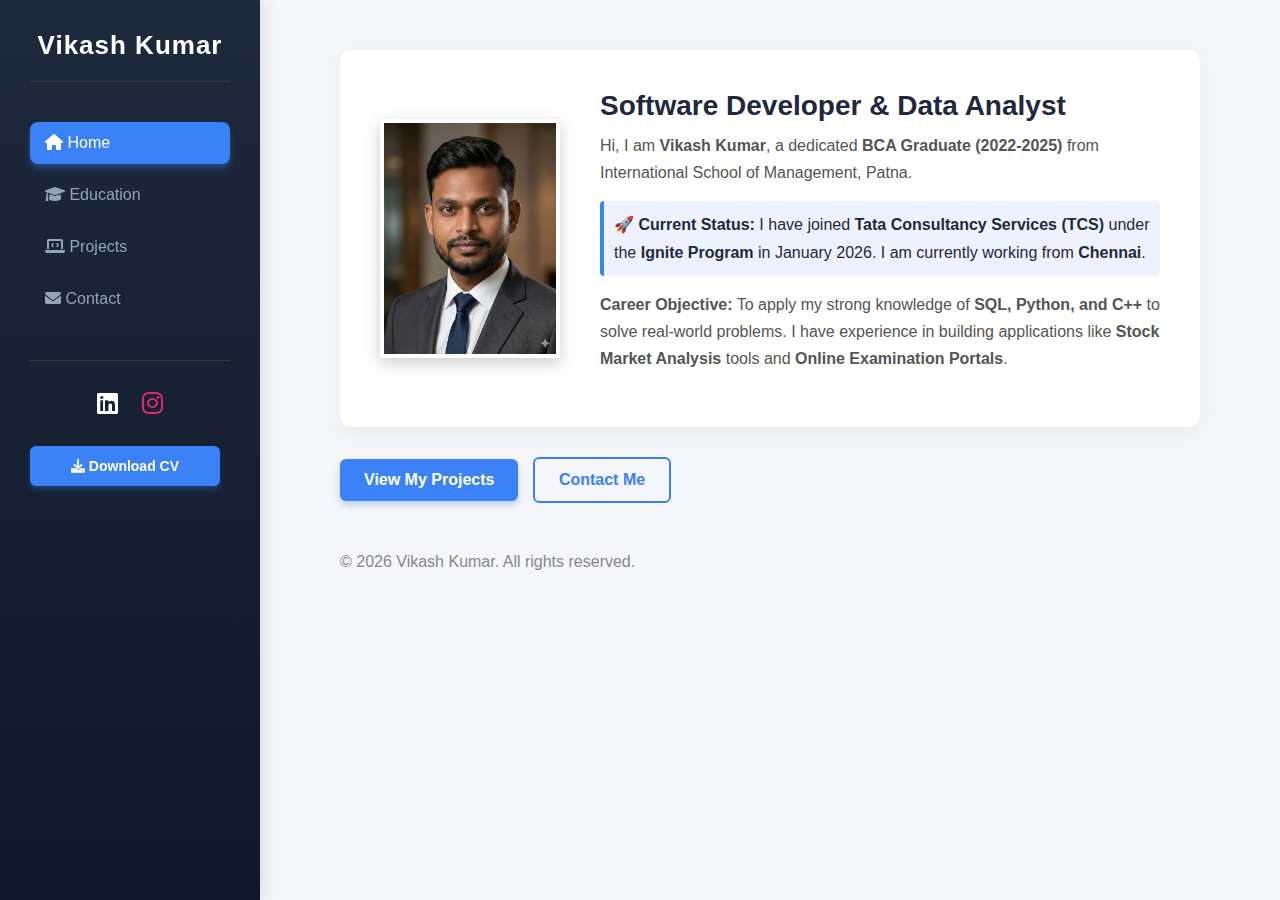
<file: index.html>
<!DOCTYPE html>
<html lang="en">
<head>
    <meta charset="UTF-8">
    <meta name="viewport" content="width=1200">
    <title>Vikash Kumar | Portfolio</title>
    
    <link rel="stylesheet" href="style.css">
    
    <link rel="stylesheet" href="https://cdnjs.cloudflare.com/ajax/libs/font-awesome/6.0.0/css/all.min.css">
</head>
<body>

    <div class="sidebar">
        <h1>Vikash Kumar</h1>
        
        <nav>
            <a href="index.html" class="active"><i class="fas fa-home"></i> Home</a>
            <a href="education.html"><i class="fas fa-graduation-cap"></i> Education</a>
            <a href="projects.html"><i class="fas fa-laptop-code"></i> Projects</a>
            <a href="contact.html"><i class="fas fa-envelope"></i> Contact</a>
        </nav>

        <div class="social-links" style="margin-top: 40px; border-top: 1px solid rgba(255,255,255,0.1); padding-top: 20px; text-align: center;">
            
            <a href="https://www.linkedin.com/in/vikash-kumar-a4659723b?utm_source=share&utm_campaign=share_via&utm_content=profile&utm_medium=android_app" target="_blank" style="display: inline-block; padding: 10px;">
                <i class="fab fa-linkedin" style="font-size: 24px; color: #fff;"></i>
            </a>

            <a href="https://www.instagram.com/vikash___singh___45?igsh=MTRkaGY1d2Vnbmxvag==" target="_blank" style="display: inline-block; padding: 10px;">
                <i class="fab fa-instagram" style="font-size: 24px; color: #E1306C;"></i>
            </a>

            <a href="vikash-resume.pdf" download="Vikash_Kumar_Resume" class="btn" style="display: block; margin-top: 20px; font-size: 14px; background: #3b82f6; color: white; text-align: center;">
                <i class="fas fa-download"></i> Download CV
            </a>
        </div>
    </div>

    <div class="main-content">
        <div class="profile-section">
            <img src="photo.jpeg" alt="Vikash Kumar" class="profile-pic">
            
           <div class="bio">
                <h2>Software Developer & Data Analyst</h2>
                <p>
                    Hi, I am <strong>Vikash Kumar</strong>, a dedicated <strong>BCA Graduate (2022-2025)</strong> from 
                    International School of Management, Patna.
                </p>
                
                <p style="background-color: #eef2ff; padding: 10px; border-left: 4px solid #3b82f6; border-radius: 4px; color: #1e293b; margin-bottom: 15px;">
                    🚀 <strong>Current Status:</strong> I have joined <strong>Tata Consultancy Services (TCS)</strong> 
                    under the <strong>Ignite Program</strong> in January 2026. I am currently working from <strong>Chennai</strong>.
                </p>

                <p>
                    <strong>Career Objective:</strong> To apply my strong knowledge of <strong>SQL, Python, and C++</strong> 
                    to solve real-world problems. I have experience in building applications like 
                    <strong>Stock Market Analysis</strong> tools and <strong>Online Examination Portals</strong>.
                </p>
            </div>
        </div>

        <div class="contact-preview">
            <a href="projects.html" class="btn">View My Projects</a>
            <a href="contact.html" class="btn btn-outline">Contact Me</a>
        </div>

        <footer>
            <p style="margin-top: 50px; color: #888;">&copy; 2026 Vikash Kumar. All rights reserved.</p>
        </footer>
    </div>

</body>

</html>
</file>
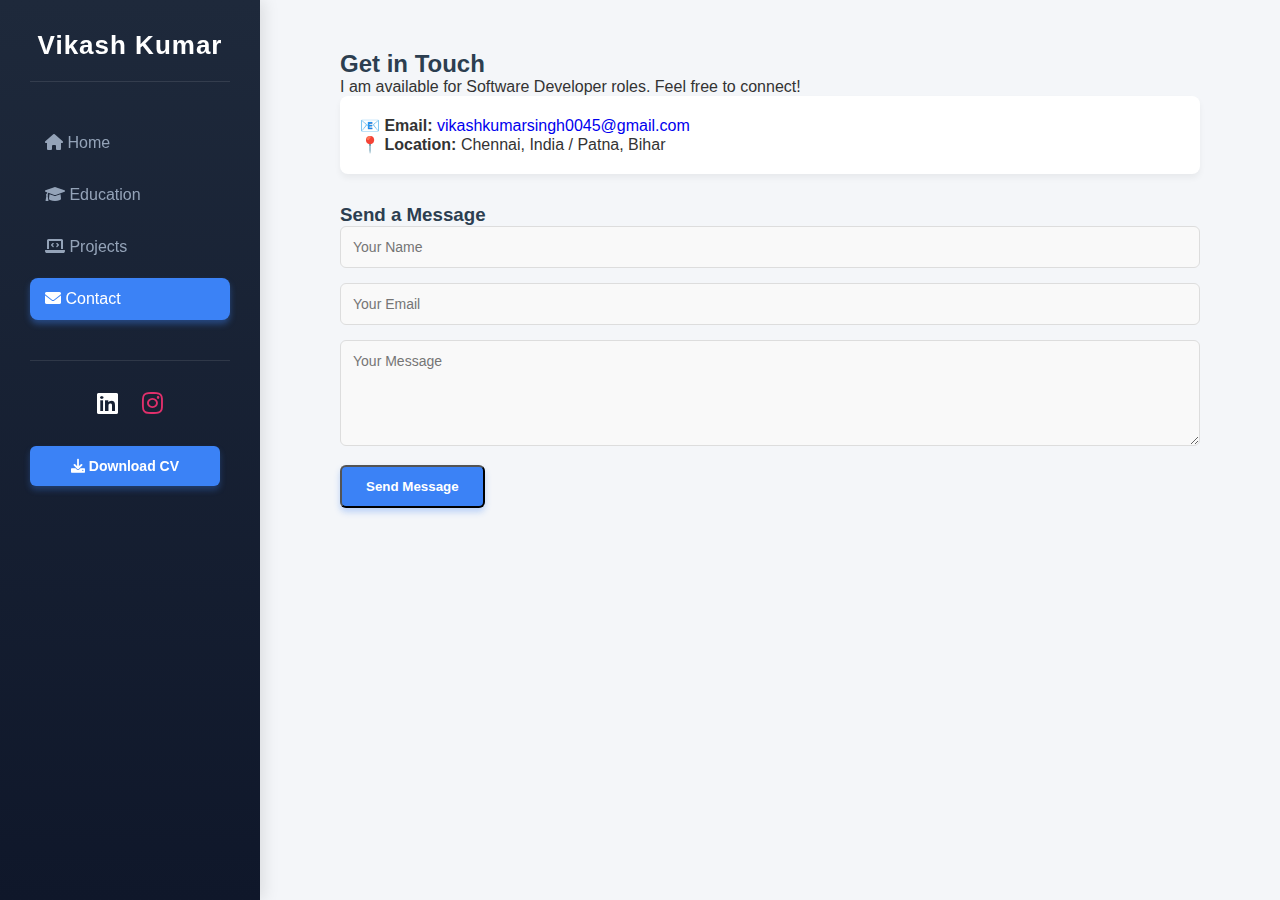
<file: contact.html>
<!DOCTYPE html>
<html lang="en">
<head>
    <meta charset="UTF-8">
   <meta name="viewport" content="width=1200">
    <title>Contact | Vikash Kumar</title>
    <link rel="stylesheet" href="style.css">
    <link rel="stylesheet" href="https://cdnjs.cloudflare.com/ajax/libs/font-awesome/6.0.0/css/all.min.css">
</head>
<body>

    <div class="sidebar">
        <h1>Vikash Kumar</h1>
        <nav>
            <a href="index.html"><i class="fas fa-home"></i> Home</a>
            <a href="education.html"><i class="fas fa-graduation-cap"></i> Education</a>
            <a href="projects.html"><i class="fas fa-laptop-code"></i> Projects</a>
            <a href="contact.html" class="active"><i class="fas fa-envelope"></i> Contact</a> </nav>

        <div class="social-links" style="margin-top: 40px; border-top: 1px solid rgba(255,255,255,0.1); padding-top: 20px; text-align: center;">
            <a href="https://www.linkedin.com/in/vikash-kumar-a4659723b?utm_source=share&utm_campaign=share_via&utm_content=profile&utm_medium=android_app" target="_blank" style="display: inline-block; padding: 10px;">
                <i class="fab fa-linkedin" style="font-size: 24px; color: #fff;"></i>
            </a>
            <a href="https://www.instagram.com/vikash___singh___45?igsh=MTRkaGY1d2Vnbmxvag==" target="_blank" style="display: inline-block; padding: 10px;">
                <i class="fab fa-instagram" style="font-size: 24px; color: #E1306C;"></i>
            </a>
            <a href="vikash-resume.pdf" download="Vikash_Kumar_Resume" class="btn" style="display: block; margin-top: 20px; font-size: 14px; background: #3b82f6; color: white; text-align: center;">
                <i class="fas fa-download"></i> Download CV
            </a>
        </div>
    </div>

    <div class="main-content">
        <h2>Get in Touch</h2>
        <p>I am available for Software Developer roles. Feel free to connect!</p>
        
        <div class="contact-box" style="background: #fff; padding: 20px; border-radius: 8px; margin-bottom: 30px; box-shadow: 0 4px 6px rgba(0,0,0,0.05);">
            <p><strong>📧 Email:</strong> <a href="mailto:vikashkumarsingh0045@gmail.com">vikashkumarsingh0045@gmail.com</a></p>
            <p><strong>📍 Location:</strong> Chennai, India / Patna, Bihar</p>
        </div>

        <h3>Send a Message</h3>
        <form action="https://formspree.io/f/YOUR_FORM_ID" method="POST">
            <input type="text" name="name" placeholder="Your Name" required>
            <input type="email" name="email" placeholder="Your Email" required>
            <textarea name="message" placeholder="Your Message" rows="5" required></textarea>
            <button type="submit" class="btn">Send Message</button>
        </form>

    </div>

</body>
</html>
</file>
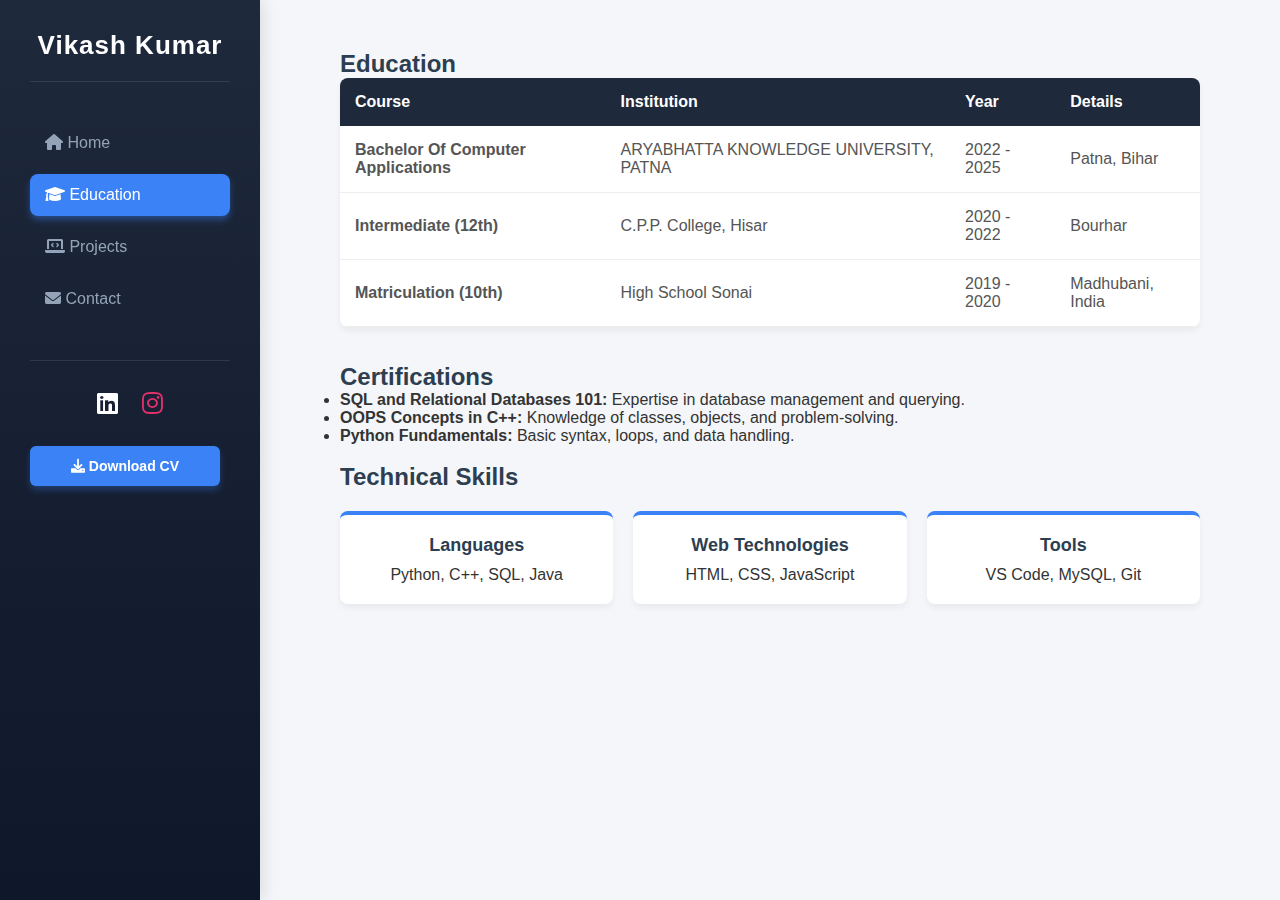
<file: education.html>
<!DOCTYPE html>
<html lang="en">
<head>
    <meta charset="UTF-8">
    <meta name="viewport" content="width=1200">
    <title>Education | Vikash Kumar</title>
    <link rel="stylesheet" href="style.css">
    <link rel="stylesheet" href="https://cdnjs.cloudflare.com/ajax/libs/font-awesome/6.0.0/css/all.min.css">
</head>
<body>

    <div class="sidebar">
        <h1>Vikash Kumar</h1>
        <nav>
            <a href="index.html"><i class="fas fa-home"></i> Home</a>
            <a href="education.html" class="active"><i class="fas fa-graduation-cap"></i> Education</a> <a href="projects.html"><i class="fas fa-laptop-code"></i> Projects</a>
            <a href="contact.html"><i class="fas fa-envelope"></i> Contact</a>
        </nav>

        <div class="social-links" style="margin-top: 40px; border-top: 1px solid rgba(255,255,255,0.1); padding-top: 20px; text-align: center;">
            <a href="https://www.linkedin.com/in/vikash-kumar-a4659723b?utm_source=share&utm_campaign=share_via&utm_content=profile&utm_medium=android_app" target="_blank" style="display: inline-block; padding: 10px;">
                <i class="fab fa-linkedin" style="font-size: 24px; color: #fff;"></i>
            </a>
            <a href="https://www.instagram.com/vikash___singh___45?igsh=MTRkaGY1d2Vnbmxvag==" target="_blank" style="display: inline-block; padding: 10px;">
                <i class="fab fa-instagram" style="font-size: 24px; color: #E1306C;"></i>
            </a>
            <a href="vikash-resume.pdf" download="Vikash_Kumar_Resume" class="btn" style="display: block; margin-top: 20px; font-size: 14px; background: #3b82f6; color: white; text-align: center;">
                <i class="fas fa-download"></i> Download CV
            </a>
        </div>
    </div>

    <div class="main-content">
        
        <h2>Education</h2>
        <table class="edu-table">
            <tr>
                <th>Course</th>
                <th>Institution</th>
                <th>Year</th>
                <th>Details</th>
            </tr>
            <tr>
                <td><strong>Bachelor Of Computer Applications</strong></td>
                <td>ARYABHATTA KNOWLEDGE UNIVERSITY, PATNA</td>
                <td>2022 - 2025</td>
                <td>Patna, Bihar</td>
            </tr>
            <tr>
                <td><strong>Intermediate (12th)</strong></td>
                <td>C.P.P. College, Hisar</td>
                <td>2020 - 2022</td>
                <td>Bourhar</td>
            </tr>
            <tr>
                <td><strong>Matriculation (10th)</strong></td>
                <td>High School Sonai</td>
                <td>2019 - 2020</td>
                <td>Madhubani, India</td>
            </tr>
        </table>

        <br><br>

        <h2>Certifications</h2>
        <ul>
            <li><strong>SQL and Relational Databases 101:</strong> Expertise in database management and querying.</li>
            <li><strong>OOPS Concepts in C++:</strong> Knowledge of classes, objects, and problem-solving.</li>
            <li><strong>Python Fundamentals:</strong> Basic syntax, loops, and data handling.</li>
        </ul>

        <br>

        <h2>Technical Skills</h2>
        <div class="skills-grid">
            <div class="skill-box">
                <h3>Languages</h3>
                <p>Python, C++, SQL, Java</p>
            </div>
            <div class="skill-box">
                <h3>Web Technologies</h3>
                <p>HTML, CSS, JavaScript</p>
            </div>
            <div class="skill-box">
                <h3>Tools</h3>
                <p>VS Code, MySQL, Git</p>
            </div>
        </div>

    </div>

</body>

</html>
</file>
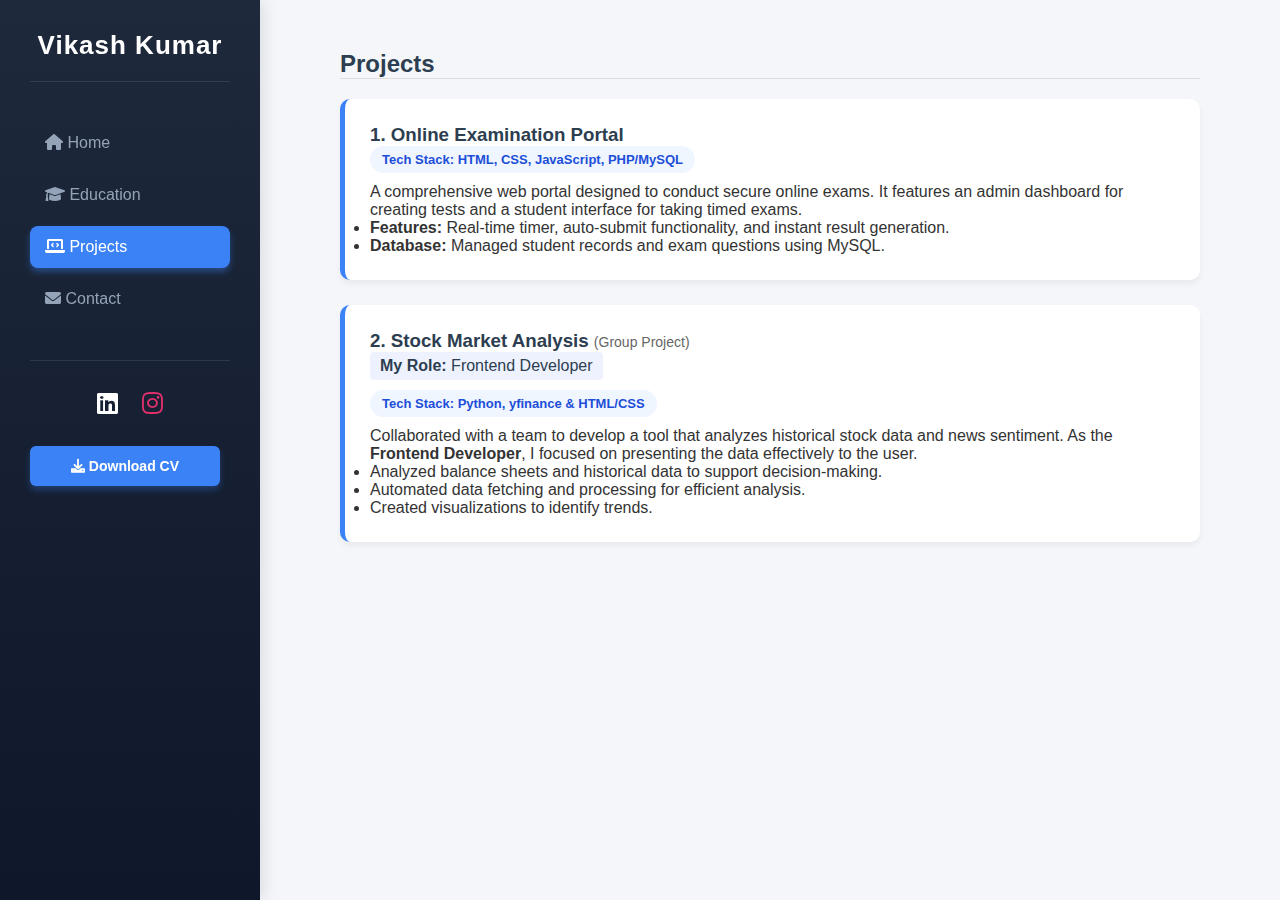
<file: projects.html>
<!DOCTYPE html>
<html lang="en">
<head>
    <meta charset="UTF-8">
    <meta name="viewport" content="width=device-width, initial-scale=1.0">
    <title>Projects | Vikash Kumar</title>
    <link rel="stylesheet" href="style.css">
    <link rel="stylesheet" href="https://cdnjs.cloudflare.com/ajax/libs/font-awesome/6.0.0/css/all.min.css">
</head>
<body>

    <div class="sidebar">
        <h1>Vikash Kumar</h1>
        <nav>
            <a href="index.html"><i class="fas fa-home"></i> Home</a>
            <a href="education.html"><i class="fas fa-graduation-cap"></i> Education</a>
            <a href="projects.html" class="active"><i class="fas fa-laptop-code"></i> Projects</a> <a href="contact.html"><i class="fas fa-envelope"></i> Contact</a>
        </nav>

        <div class="social-links" style="margin-top: 40px; border-top: 1px solid rgba(255,255,255,0.1); padding-top: 20px; text-align: center;">
            <a href="https://www.linkedin.com/in/vikash-kumar-a4659723b?utm_source=share&utm_campaign=share_via&utm_content=profile&utm_medium=android_app" target="_blank" style="display: inline-block; padding: 10px;">
                <i class="fab fa-linkedin" style="font-size: 24px; color: #fff;"></i>
            </a>
            <a href="https://www.instagram.com/vikash___singh___45?igsh=MTRkaGY1d2Vnbmxvag==" target="_blank" style="display: inline-block; padding: 10px;">
                <i class="fab fa-instagram" style="font-size: 24px; color: #E1306C;"></i>
            </a>
            <a href="vikash-resume.pdf" download="Vikash_Kumar_Resume" class="btn" style="display: block; margin-top: 20px; font-size: 14px; background: #3b82f6; color: white; text-align: center;">
                <i class="fas fa-download"></i> Download CV
            </a>
        </div>
    </div>

    <div class="main-content">
        <h2>Projects</h2>
        <hr style="border: 0; border-top: 1px solid #ddd; margin-bottom: 20px;">

        <div class="project-card">
            <h3>1. Online Examination Portal</h3>
            <p class="tech-stack"><strong>Tech Stack:</strong> HTML, CSS, JavaScript, PHP/MySQL</p>
            <p>
                A comprehensive web portal designed to conduct secure online exams. 
                It features an admin dashboard for creating tests and a student interface for taking timed exams.
            </p>
            <ul>
                <li><strong>Features:</strong> Real-time timer, auto-submit functionality, and instant result generation.</li>
                <li><strong>Database:</strong> Managed student records and exam questions using MySQL.</li>
            </ul>
        </div>

        <div class="project-card">
            <h3>2. Stock Market Analysis <span style="font-size: 14px; color: #666; font-weight: normal;">(Group Project)</span></h3>
            
            <p style="margin-bottom: 10px; color: #2c3e50; background: #eef2ff; padding: 5px 10px; display: inline-block; border-radius: 4px;">
                <strong>My Role:</strong> Frontend Developer
            </p>

            <br>
            <p class="tech-stack"><strong>Tech Stack:</strong> Python, yfinance & HTML/CSS</p>
            <p>
                Collaborated with a team to develop a tool that analyzes historical stock data and news sentiment.
                As the <strong>Frontend Developer</strong>, I focused on presenting the data effectively to the user.
            </p>
            <ul>
                <li>Analyzed balance sheets and historical data to support decision-making.</li>
                <li>Automated data fetching and processing for efficient analysis.</li>
                <li>Created visualizations to identify trends.</li>
            </ul>
        </div>

    </div>

</body>
</html>
</file>
<file: style.css>
/* -------------------------------------------------- */
/* 1. GENERAL SETTINGS (Reset) */
/* -------------------------------------------------- */
* {
    margin: 0;
    padding: 0;
    box-sizing: border-box;
}

body {
    font-family: 'Segoe UI', Tahoma, Geneva, Verdana, sans-serif;
    background-color: #f4f6f9; /* Light Greyish Blue Background */
    color: #333;
    display: flex;
    min-height: 100vh;
}

h1, h2, h3 {
    color: #2c3e50;
    font-weight: 600;
}

a {
    text-decoration: none;
    transition: 0.3s;
}

/* -------------------------------------------------- */
/* 2. SIDEBAR (Left Side Navigation) */
/* -------------------------------------------------- */
.sidebar {
    width: 260px;
    background: linear-gradient(180deg, #1e293b 0%, #0f172a 100%); /* Premium Dark Blue Gradient */
    color: #fff;
    position: fixed;
    height: 100%;
    padding: 30px;
    box-shadow: 4px 0 15px rgba(0,0,0,0.1);
    z-index: 1000;
}

.sidebar h1 {
    font-size: 26px;
    color: #fff;
    margin-bottom: 40px;
    text-align: center;
    letter-spacing: 1px;
    border-bottom: 1px solid rgba(255,255,255,0.1);
    padding-bottom: 20px;
}

.sidebar nav a {
    display: block;
    color: #94a3b8; /* Dim White */
    padding: 12px 15px;
    margin-bottom: 10px;
    border-radius: 8px;
    font-size: 16px;
    font-weight: 500;
}

.sidebar nav a:hover {
    background-color: rgba(255,255,255,0.1);
    color: #fff;
    padding-left: 20px; /* Thoda slide effect */
}

.sidebar nav a.active {
    background-color: #3b82f6; /* Bright Blue Highlight */
    color: #fff;
    box-shadow: 0 4px 6px rgba(59, 130, 246, 0.4);
}

/* -------------------------------------------------- */
/* 3. MAIN CONTENT (Right Side) */
/* -------------------------------------------------- */
.main-content {
    margin-left: 260px;
    padding: 50px 80px;
    flex: 1;
    overflow-y: auto;
}

/* --- Profile Section (Home Page) --- */
.profile-section {
    display: flex;
    align-items: center;
    gap: 40px;
    background: #fff;
    padding: 40px;
    border-radius: 12px;
    box-shadow: 0 5px 20px rgba(0,0,0,0.05);
    margin-bottom: 30px;
}

.profile-pic {
    width: 180px;
    height: auto; /* Height auto karne se photo khinchegi nahi */
    /* border-radius: 50%;  <-- Is line ko hata dein ya comment kar dein */
    border: 4px solid #fff;
    box-shadow: 0 5px 15px rgba(0,0,0,0.2);
}

.bio h2 {
    font-size: 28px;
    margin-bottom: 10px;
    color: #1e293b;
}

.bio p {
    font-size: 16px;
    line-height: 1.7;
    color: #555;
    margin-bottom: 15px;
}

/* --- Buttons --- */
.btn {
    display: inline-block;
    background-color: #3b82f6;
    color: #fff;
    padding: 12px 24px;
    border-radius: 6px;
    font-weight: 600;
    box-shadow: 0 4px 6px rgba(59, 130, 246, 0.3);
    margin-right: 10px;
}

.btn:hover {
    background-color: #2563eb;
    transform: translateY(-2px); /* Button thoda upar uthega */
}

.btn-outline {
    background-color: transparent;
    border: 2px solid #3b82f6;
    color: #3b82f6;
    box-shadow: none;
}

.btn-outline:hover {
    background-color: #3b82f6;
    color: white;
}

/* -------------------------------------------------- */
/* 4. PROJECTS & CARDS STYLE */
/* -------------------------------------------------- */
.project-card {
    background: #fff;
    padding: 25px;
    margin-bottom: 25px;
    border-radius: 10px;
    border-left: 5px solid #3b82f6; /* Blue accent border */
    box-shadow: 0 4px 6px rgba(0,0,0,0.05);
    transition: transform 0.3s ease, box-shadow 0.3s ease;
}

.project-card:hover {
    transform: translateY(-5px); /* Card hawa mein uthega */
    box-shadow: 0 10px 20px rgba(0,0,0,0.1);
}

.tech-stack {
    background: #eff6ff;
    color: #1d4ed8;
    padding: 6px 12px;
    border-radius: 20px;
    font-size: 13px;
    font-weight: bold;
    display: inline-block;
    margin-bottom: 10px;
}

/* -------------------------------------------------- */
/* 5. EDUCATION TABLE */
/* -------------------------------------------------- */
.edu-table {
    width: 100%;
    border-collapse: collapse;
    background: #fff;
    border-radius: 8px;
    overflow: hidden;
    box-shadow: 0 4px 6px rgba(0,0,0,0.05);
}

.edu-table th {
    background-color: #1e293b;
    color: #fff;
    padding: 15px;
    text-align: left;
}

.edu-table td {
    padding: 15px;
    border-bottom: 1px solid #eee;
    color: #555;
}

.edu-table tr:hover {
    background-color: #f8fafc;
}

/* -------------------------------------------------- */
/* 6. SKILLS GRID */
/* -------------------------------------------------- */
.skills-grid {
    display: grid;
    grid-template-columns: repeat(auto-fit, minmax(200px, 1fr));
    gap: 20px;
    margin-top: 20px;
}

.skill-box {
    background: #fff;
    padding: 20px;
    border-radius: 8px;
    text-align: center;
    box-shadow: 0 4px 6px rgba(0,0,0,0.05);
    transition: 0.3s;
    border-top: 4px solid #3b82f6;
}

.skill-box:hover {
    transform: translateY(-5px);
}

.skill-box h3 {
    margin-bottom: 10px;
    font-size: 18px;
}

/* -------------------------------------------------- */
/* 7. CONTACT FORM */
/* -------------------------------------------------- */
input, textarea {
    width: 100%;
    padding: 12px;
    margin-bottom: 15px;
    border: 1px solid #ddd;
    border-radius: 6px;
    font-family: inherit;
    font-size: 14px;
    background: #f9f9f9;
}

input:focus, textarea:focus {
    outline: none;
    border-color: #3b82f6;
    background: #fff;
    box-shadow: 0 0 5px rgba(59, 130, 246, 0.2);
}

/* -------------------------------------------------- */
/* 8. MOBILE RESPONSIVE (Phone Settings) */
/* -------------------------------------------------- */
@media (max-width: 768px) {
    body {
        flex-direction: column;
    }
    
    .sidebar {
        width: 100%;
        height: auto;
        position: relative;
        padding: 20px;
        text-align: center;
    }

    .sidebar h1 {
        margin-bottom: 15px;
        border-bottom: none;
    }

    .main-content {
        margin-left: 0;
        padding: 30px 20px;
    }

    .profile-section {
        flex-direction: column;
        text-align: center;
    }

    .profile-pic {
        width: 150px;
        height: 150px;
    }
}
</file>
